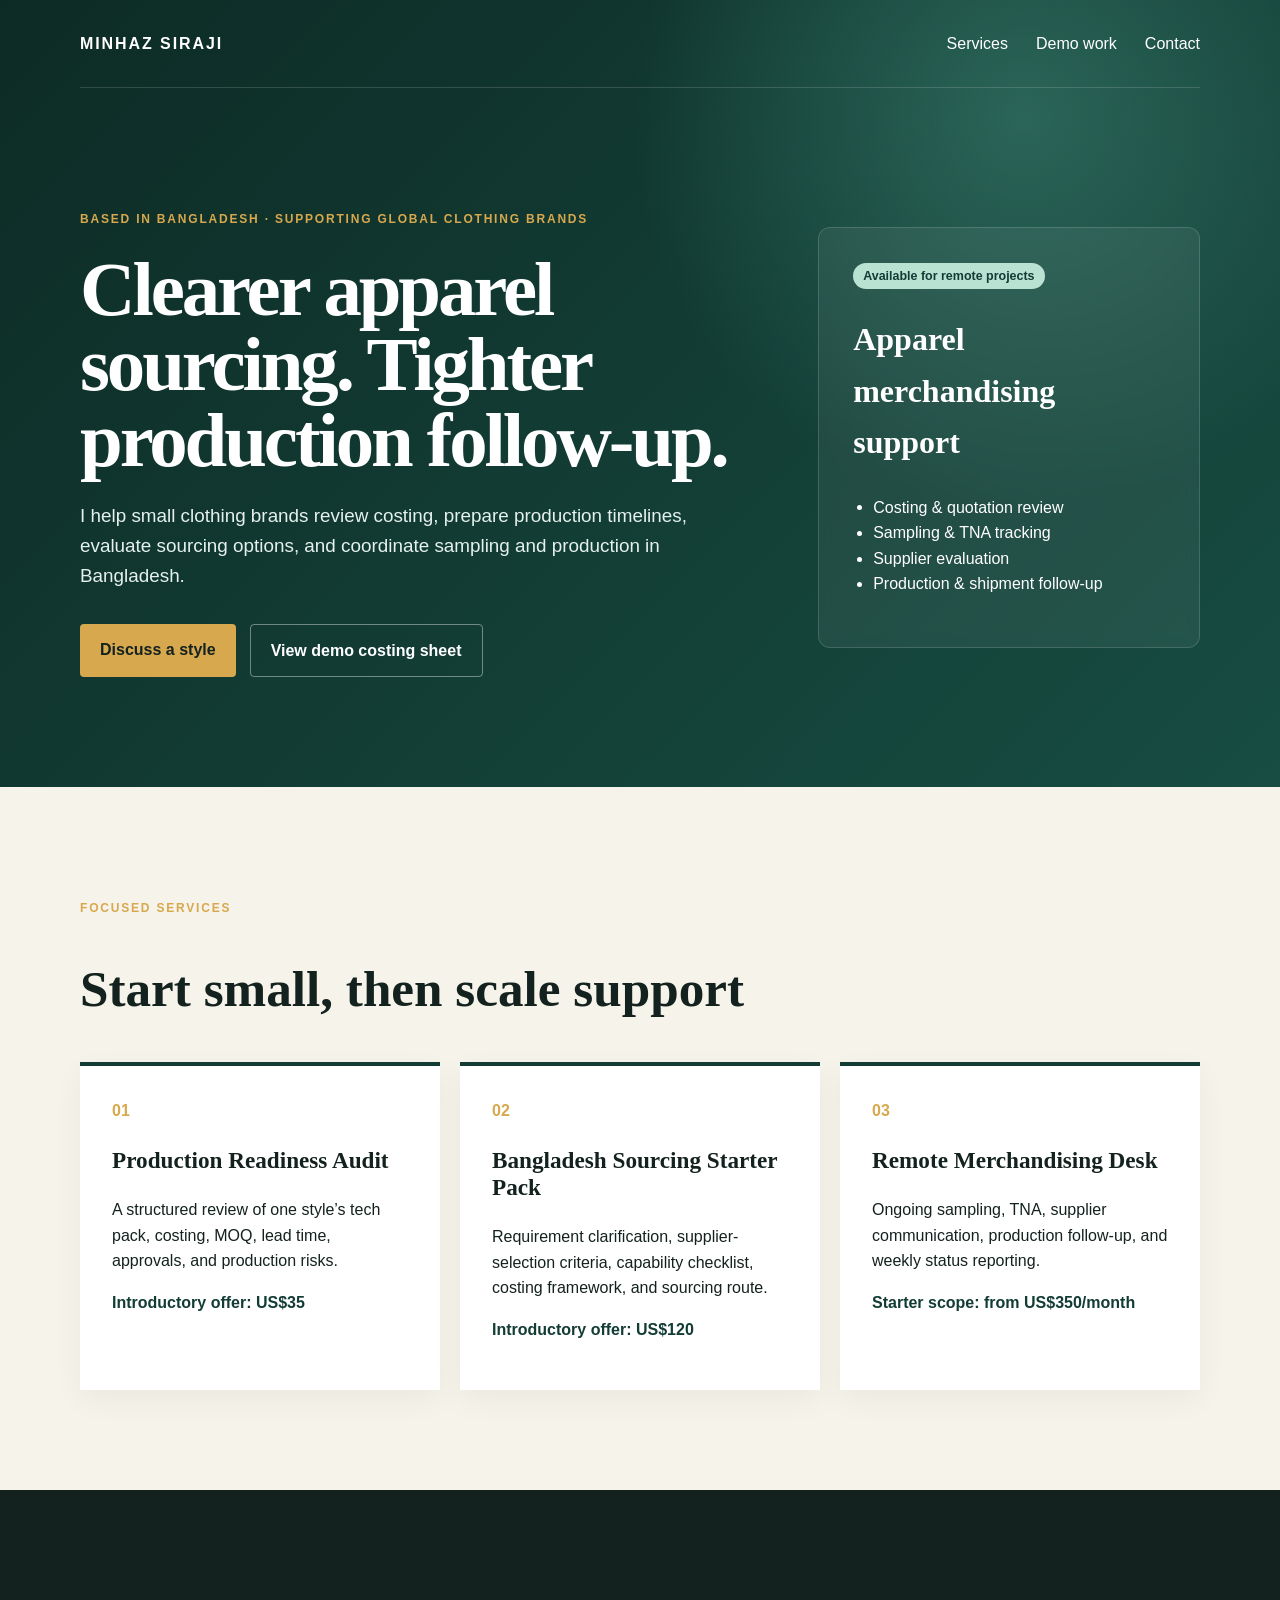
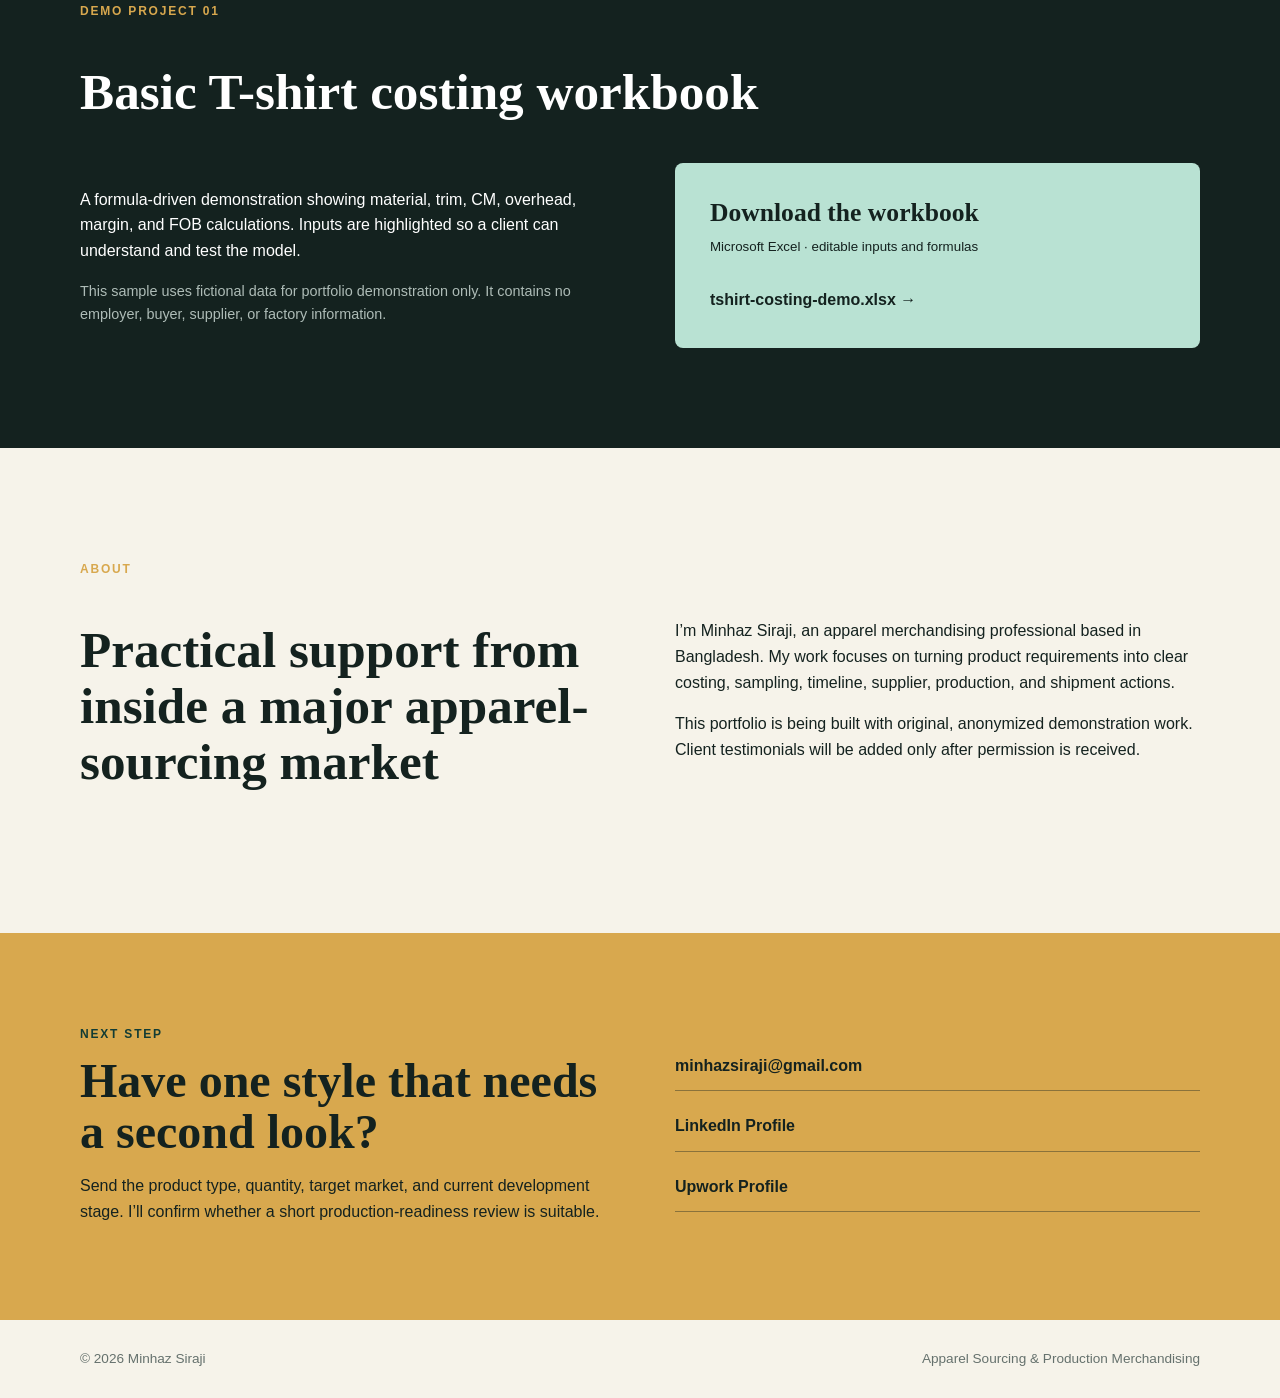
<file: index.html>
<!doctype html>
<html lang="en">
<head>
  <meta charset="utf-8">
  <meta name="viewport" content="width=device-width, initial-scale=1">
  <meta name="description" content="Bangladesh apparel sourcing and production merchandising support for small clothing brands.">
  <title>Minhaz Siraji | Apparel Sourcing & Merchandising</title>
  <link rel="stylesheet" href="styles.css">
</head>
<body>
  <header class="hero">
    <nav class="nav wrap" aria-label="Main navigation">
      <a class="brand" href="#top">MINHAZ SIRAJI</a>
      <div class="links"><a href="#services">Services</a><a href="#work">Demo work</a><a href="#contact">Contact</a></div>
    </nav>
    <main id="top" class="wrap hero-grid">
      <div>
        <p class="eyebrow">Based in Bangladesh · Supporting global clothing brands</p>
        <h1>Clearer apparel sourcing. Tighter production follow-up.</h1>
        <p class="intro">I help small clothing brands review costing, prepare production timelines, evaluate sourcing options, and coordinate sampling and production in Bangladesh.</p>
        <div class="actions"><a class="button primary" href="#contact">Discuss a style</a><a class="button secondary" href="demo-projects/tshirt-costing-demo.xlsx">View demo costing sheet</a></div>
      </div>
      <aside class="profile-card">
        <span class="status">Available for remote projects</span>
        <h2>Apparel merchandising support</h2>
        <ul><li>Costing & quotation review</li><li>Sampling & TNA tracking</li><li>Supplier evaluation</li><li>Production & shipment follow-up</li></ul>
      </aside>
    </main>
  </header>

  <section id="services" class="wrap section">
    <p class="eyebrow">Focused services</p><h2>Start small, then scale support</h2>
    <div class="cards">
      <article><span>01</span><h3>Production Readiness Audit</h3><p>A structured review of one style’s tech pack, costing, MOQ, lead time, approvals, and production risks.</p><p class="price">Introductory offer: US$35</p></article>
      <article><span>02</span><h3>Bangladesh Sourcing Starter Pack</h3><p>Requirement clarification, supplier-selection criteria, capability checklist, costing framework, and sourcing route.</p><p class="price">Introductory offer: US$120</p></article>
      <article><span>03</span><h3>Remote Merchandising Desk</h3><p>Ongoing sampling, TNA, supplier communication, production follow-up, and weekly status reporting.</p><p class="price">Starter scope: from US$350/month</p></article>
    </div>
  </section>

  <section id="work" class="section dark">
    <div class="wrap">
      <p class="eyebrow">Demo project 01</p><h2>Basic T-shirt costing workbook</h2>
      <div class="work-grid"><div><p>A formula-driven demonstration showing material, trim, CM, overhead, margin, and FOB calculations. Inputs are highlighted so a client can understand and test the model.</p><p class="disclaimer">This sample uses fictional data for portfolio demonstration only. It contains no employer, buyer, supplier, or factory information.</p></div><a class="file-card" href="demo-projects/tshirt-costing-demo.xlsx"><strong>Download the workbook</strong><small>Microsoft Excel · editable inputs and formulas</small><span>tshirt-costing-demo.xlsx →</span></a></div>
    </div>
  </section>

  <section class="wrap section about">
    <div><p class="eyebrow">About</p><h2>Practical support from inside a major apparel-sourcing market</h2></div>
    <div><p>I’m Minhaz Siraji, an apparel merchandising professional based in Bangladesh. My work focuses on turning product requirements into clear costing, sampling, timeline, supplier, production, and shipment actions.</p><p>This portfolio is being built with original, anonymized demonstration work. Client testimonials will be added only after permission is received.</p></div>
  </section>

  <section id="contact" class="contact"><div class="wrap contact-inner"><div><p class="eyebrow">Next step</p><h2>Have one style that needs a second look?</h2><p>Send the product type, quantity, target market, and current development stage. I’ll confirm whether a short production-readiness review is suitable.</p></div><div class="contact-links"><a href="mailto:minhazsiraji@gmail.com">
  minhazsiraji@gmail.com
</a>

<a
  href="https://www.linkedin.com/in/minhaz-siraji-466114107/"
  target="_blank"
  rel="noopener noreferrer"
>
  LinkedIn Profile
</a>

<a
  href="https://www.upwork.com/freelancers/~01ebd9c6b1f3404916"
  target="_blank"
  rel="noopener noreferrer"
>
  Upwork Profile
</a></div></div></section>
  <footer class="wrap footer"><span>© 2026 Minhaz Siraji</span><span>Apparel Sourcing & Production Merchandising</span></footer>
</body>
</html>
</file>
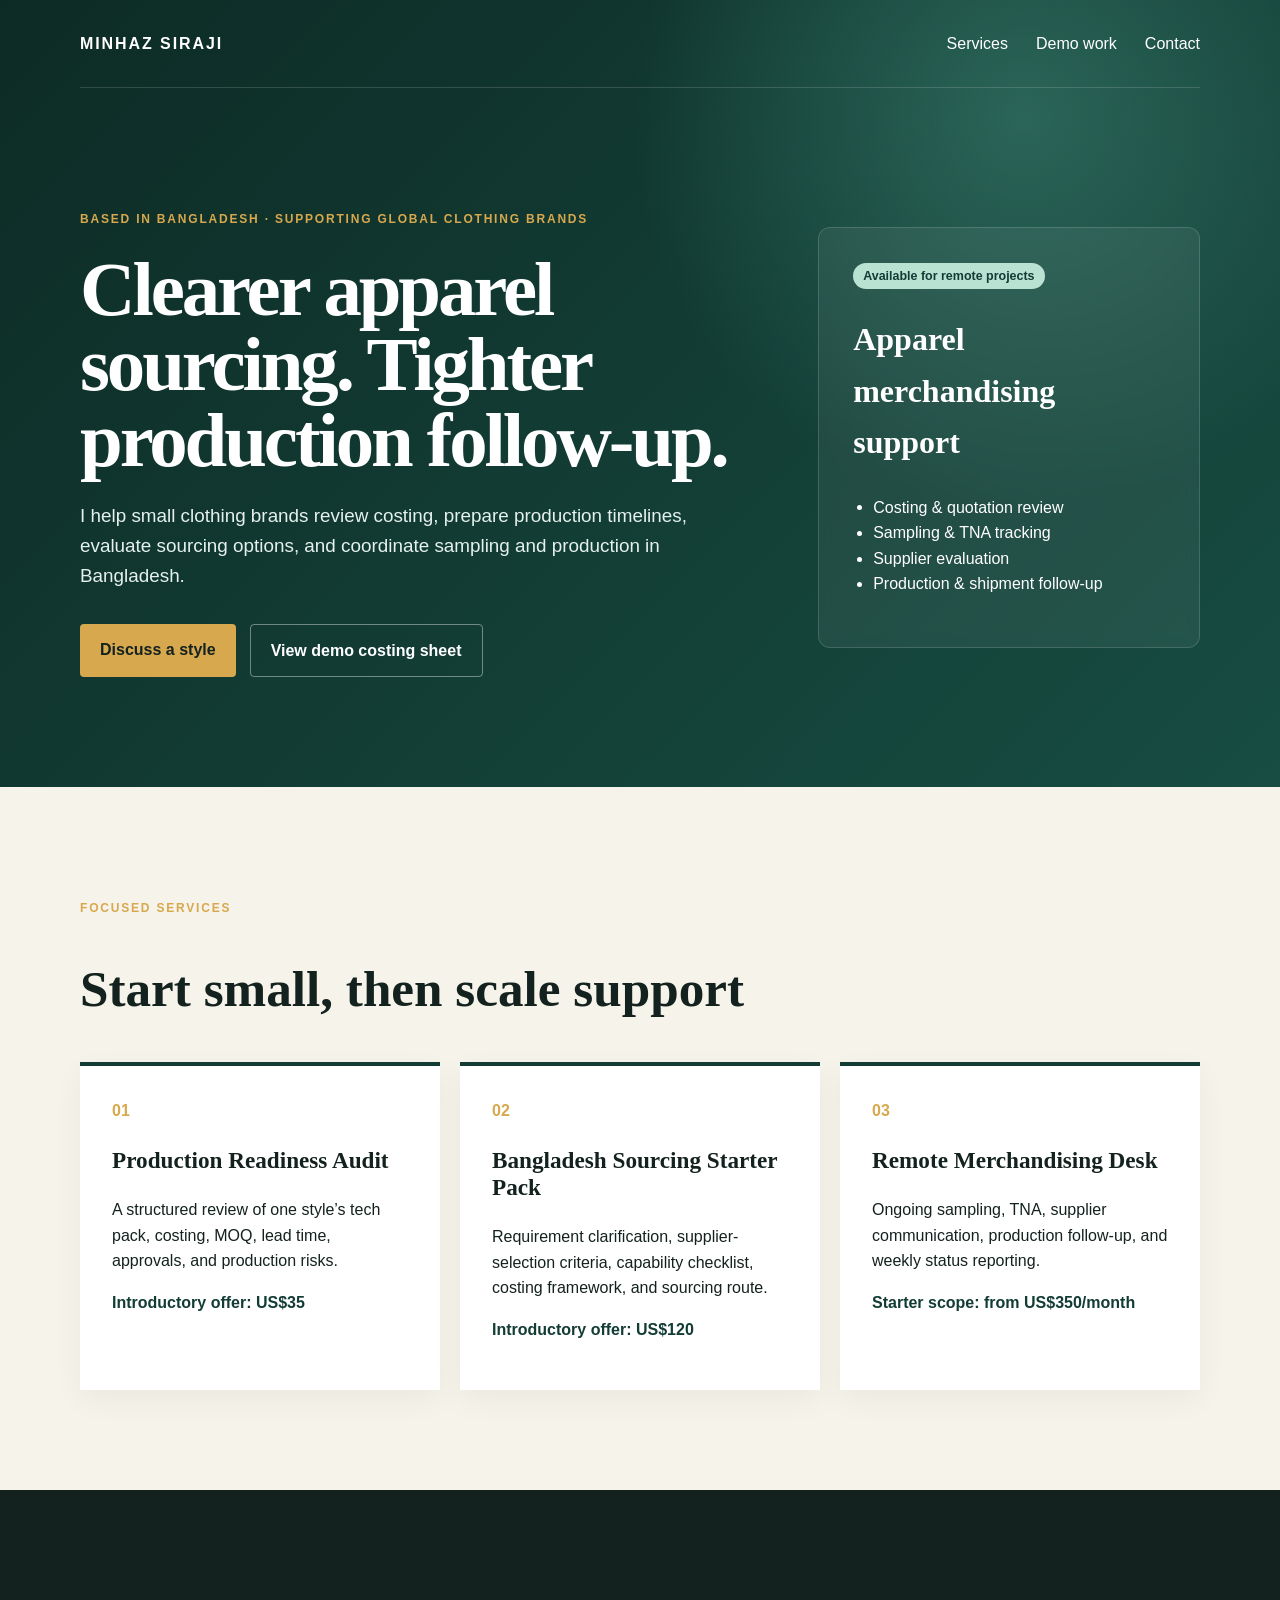
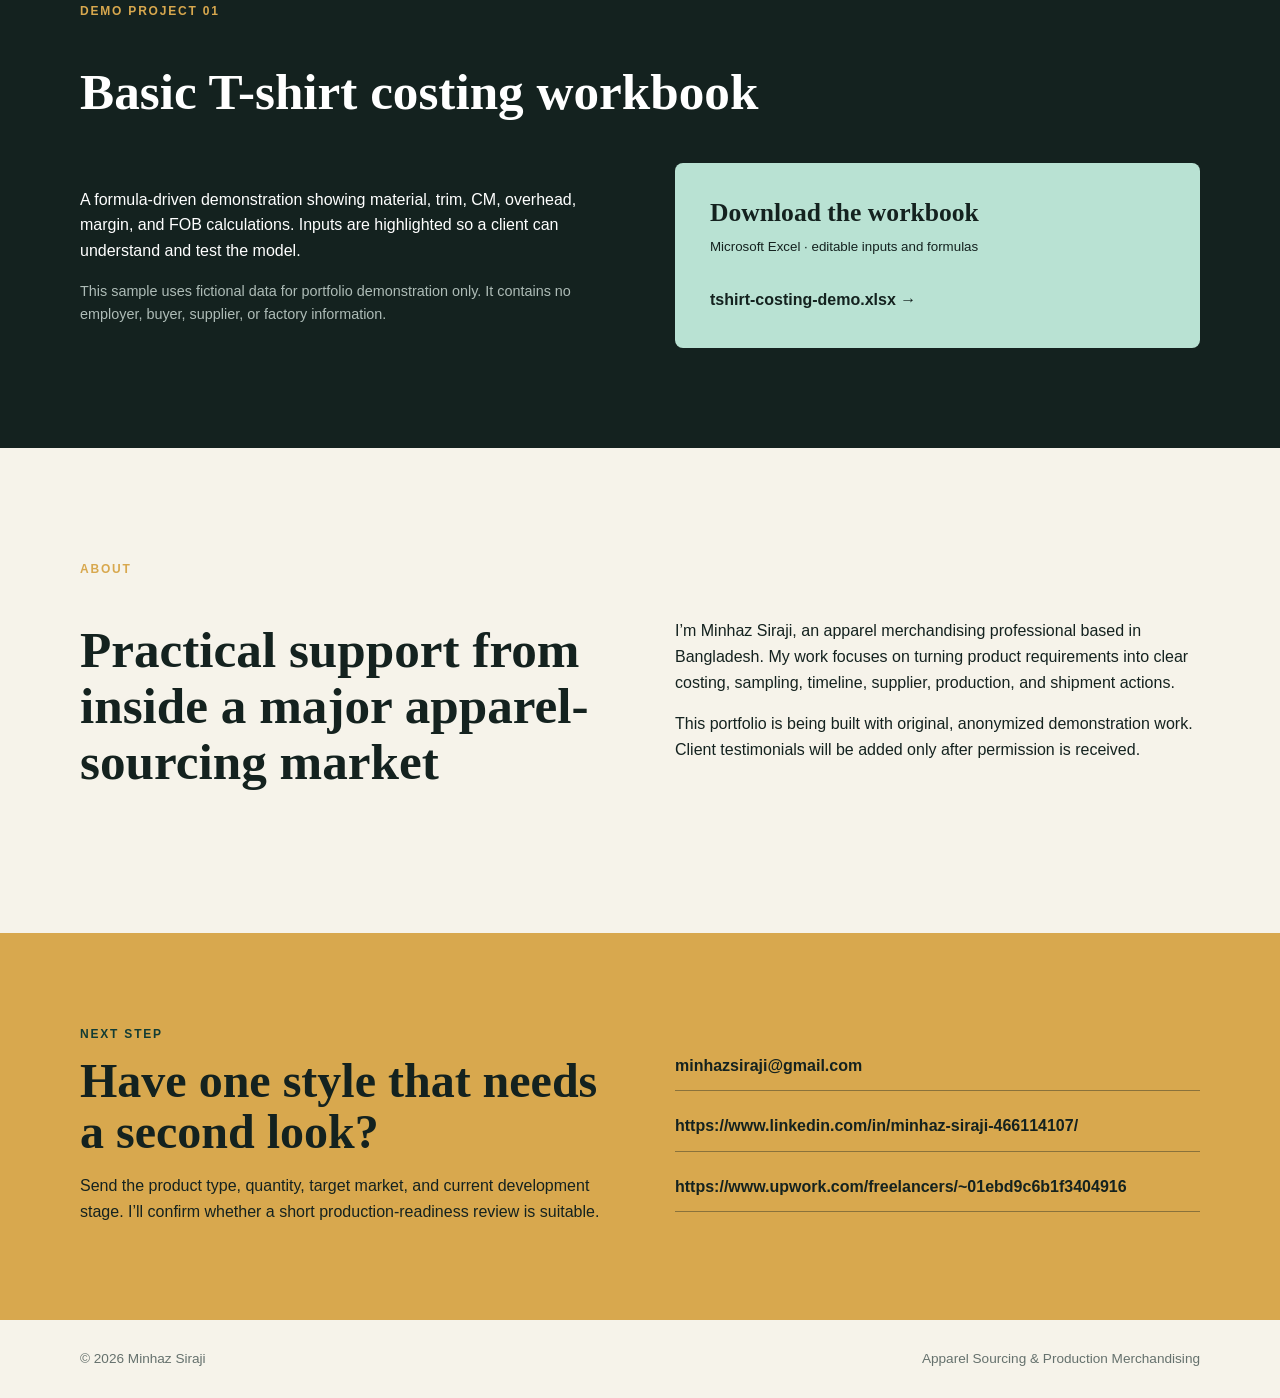
<file: minhaz-day1-portfolio/index.html>
<!doctype html>
<html lang="en">
<head>
  <meta charset="utf-8">
  <meta name="viewport" content="width=device-width, initial-scale=1">
  <meta name="description" content="Bangladesh apparel sourcing and production merchandising support for small clothing brands.">
  <title>Minhaz Siraji | Apparel Sourcing & Merchandising</title>
  <link rel="stylesheet" href="styles.css">
</head>
<body>
  <header class="hero">
    <nav class="nav wrap" aria-label="Main navigation">
      <a class="brand" href="#top">MINHAZ SIRAJI</a>
      <div class="links"><a href="#services">Services</a><a href="#work">Demo work</a><a href="#contact">Contact</a></div>
    </nav>
    <main id="top" class="wrap hero-grid">
      <div>
        <p class="eyebrow">Based in Bangladesh · Supporting global clothing brands</p>
        <h1>Clearer apparel sourcing. Tighter production follow-up.</h1>
        <p class="intro">I help small clothing brands review costing, prepare production timelines, evaluate sourcing options, and coordinate sampling and production in Bangladesh.</p>
        <div class="actions"><a class="button primary" href="#contact">Discuss a style</a><a class="button secondary" href="demo-projects/tshirt-costing-demo.xlsx">View demo costing sheet</a></div>
      </div>
      <aside class="profile-card">
        <span class="status">Available for remote projects</span>
        <h2>Apparel merchandising support</h2>
        <ul><li>Costing & quotation review</li><li>Sampling & TNA tracking</li><li>Supplier evaluation</li><li>Production & shipment follow-up</li></ul>
      </aside>
    </main>
  </header>

  <section id="services" class="wrap section">
    <p class="eyebrow">Focused services</p><h2>Start small, then scale support</h2>
    <div class="cards">
      <article><span>01</span><h3>Production Readiness Audit</h3><p>A structured review of one style’s tech pack, costing, MOQ, lead time, approvals, and production risks.</p><p class="price">Introductory offer: US$35</p></article>
      <article><span>02</span><h3>Bangladesh Sourcing Starter Pack</h3><p>Requirement clarification, supplier-selection criteria, capability checklist, costing framework, and sourcing route.</p><p class="price">Introductory offer: US$120</p></article>
      <article><span>03</span><h3>Remote Merchandising Desk</h3><p>Ongoing sampling, TNA, supplier communication, production follow-up, and weekly status reporting.</p><p class="price">Starter scope: from US$350/month</p></article>
    </div>
  </section>

  <section id="work" class="section dark">
    <div class="wrap">
      <p class="eyebrow">Demo project 01</p><h2>Basic T-shirt costing workbook</h2>
      <div class="work-grid"><div><p>A formula-driven demonstration showing material, trim, CM, overhead, margin, and FOB calculations. Inputs are highlighted so a client can understand and test the model.</p><p class="disclaimer">This sample uses fictional data for portfolio demonstration only. It contains no employer, buyer, supplier, or factory information.</p></div><a class="file-card" href="demo-projects/tshirt-costing-demo.xlsx"><strong>Download the workbook</strong><small>Microsoft Excel · editable inputs and formulas</small><span>tshirt-costing-demo.xlsx →</span></a></div>
    </div>
  </section>

  <section class="wrap section about">
    <div><p class="eyebrow">About</p><h2>Practical support from inside a major apparel-sourcing market</h2></div>
    <div><p>I’m Minhaz Siraji, an apparel merchandising professional based in Bangladesh. My work focuses on turning product requirements into clear costing, sampling, timeline, supplier, production, and shipment actions.</p><p>This portfolio is being built with original, anonymized demonstration work. Client testimonials will be added only after permission is received.</p></div>
  </section>

  <section id="contact" class="contact"><div class="wrap contact-inner"><div><p class="eyebrow">Next step</p><h2>Have one style that needs a second look?</h2><p>Send the product type, quantity, target market, and current development stage. I’ll confirm whether a short production-readiness review is suitable.</p></div><div class="contact-links"><a href="mailto:YOUR-PROFESSIONAL-EMAIL@example.com">minhazsiraji@gmail.com</a><a href="YOUR-LINKEDIN-URL">https://www.linkedin.com/in/minhaz-siraji-466114107/</a><a href="YOUR-UPWORK-URL">https://www.upwork.com/freelancers/~01ebd9c6b1f3404916</a></div></div></section>
  <footer class="wrap footer"><span>© 2026 Minhaz Siraji</span><span>Apparel Sourcing & Production Merchandising</span></footer>
</body>
</html>
</file>
<file: styles.css>
:root{--ink:#14221f;--forest:#123c34;--mint:#b9e2d3;--cream:#f6f3ea;--gold:#d8a84e;--white:#fff;--muted:#65716d}*{box-sizing:border-box}html{scroll-behavior:smooth}body{margin:0;color:var(--ink);font-family:Inter,Arial,sans-serif;background:var(--cream);line-height:1.6}.wrap{width:min(1120px,calc(100% - 40px));margin:auto}.hero{min-height:720px;color:white;background:radial-gradient(circle at 80% 15%,#2b6558 0,transparent 32%),linear-gradient(135deg,#0d2b25,#174d42)}.nav{height:88px;display:flex;align-items:center;justify-content:space-between;border-bottom:1px solid #ffffff25}.brand{font-weight:800;letter-spacing:.12em}.links{display:flex;gap:28px}.nav a,.contact a{color:inherit;text-decoration:none}.hero-grid{display:grid;grid-template-columns:1.4fr .8fr;gap:70px;align-items:center;padding:110px 0}.eyebrow{text-transform:uppercase;letter-spacing:.15em;font-size:.75rem;font-weight:800;color:var(--gold)}h1{font-family:Georgia,serif;font-size:clamp(3rem,6vw,5.8rem);line-height:.98;letter-spacing:-.04em;margin:.3em 0}.intro{font-size:1.18rem;max-width:690px;color:#e5f1ed}.actions{display:flex;gap:14px;flex-wrap:wrap;margin-top:32px}.button{display:inline-block;padding:13px 20px;border-radius:4px;text-decoration:none;font-weight:800}.primary{background:var(--gold);color:#14221f}.secondary{border:1px solid #ffffff66;color:white}.profile-card{padding:34px;background:#ffffff10;border:1px solid #ffffff25;border-radius:12px;backdrop-filter:blur(6px)}.profile-card h2{font-family:Georgia,serif;font-size:2rem}.profile-card ul{padding-left:20px}.status{font-size:.78rem;background:var(--mint);color:var(--forest);padding:6px 10px;border-radius:20px;font-weight:800}.section{padding:100px 0}.section h2{font:700 clamp(2rem,4vw,3.5rem)/1.1 Georgia,serif;max-width:760px}.cards{display:grid;grid-template-columns:repeat(3,1fr);gap:20px;margin-top:45px}.cards article{background:white;padding:32px;border-top:4px solid var(--forest);box-shadow:0 10px 30px #10251f0c}.cards article>span{color:var(--gold);font-weight:900}.cards h3{font:700 1.45rem Georgia,serif}.price{font-weight:800;color:var(--forest)}.dark{background:var(--ink);color:white}.work-grid,.about,.contact-inner{display:grid;grid-template-columns:1fr 1fr;gap:70px;align-items:center}.disclaimer{color:#aebcb7;font-size:.9rem}.file-card{display:flex;flex-direction:column;padding:35px;color:var(--ink);background:var(--mint);text-decoration:none;border-radius:8px}.file-card strong{font:700 1.6rem Georgia,serif}.file-card small{margin:8px 0 30px}.file-card span{font-weight:900}.contact{padding:80px 0;background:var(--gold)}.contact .eyebrow{color:var(--forest)}.contact h2{font:700 3rem/1.05 Georgia,serif;margin:.25em 0}.contact-links{display:flex;flex-direction:column;gap:10px}.contact-links a{padding:12px 0;border-bottom:1px solid #14221f66;font-weight:900}.footer{padding:28px 0;display:flex;justify-content:space-between;color:var(--muted);font-size:.85rem}@media(max-width:800px){.links{display:none}.hero{min-height:auto}.hero-grid,.work-grid,.about,.contact-inner{grid-template-columns:1fr;padding-top:70px;padding-bottom:70px}.cards{grid-template-columns:1fr}.section{padding:70px 0}h1{font-size:3.6rem}.footer{gap:10px;flex-direction:column}}
</file>
<file: minhaz-day1-portfolio/styles.css>
:root{--ink:#14221f;--forest:#123c34;--mint:#b9e2d3;--cream:#f6f3ea;--gold:#d8a84e;--white:#fff;--muted:#65716d}*{box-sizing:border-box}html{scroll-behavior:smooth}body{margin:0;color:var(--ink);font-family:Inter,Arial,sans-serif;background:var(--cream);line-height:1.6}.wrap{width:min(1120px,calc(100% - 40px));margin:auto}.hero{min-height:720px;color:white;background:radial-gradient(circle at 80% 15%,#2b6558 0,transparent 32%),linear-gradient(135deg,#0d2b25,#174d42)}.nav{height:88px;display:flex;align-items:center;justify-content:space-between;border-bottom:1px solid #ffffff25}.brand{font-weight:800;letter-spacing:.12em}.links{display:flex;gap:28px}.nav a,.contact a{color:inherit;text-decoration:none}.hero-grid{display:grid;grid-template-columns:1.4fr .8fr;gap:70px;align-items:center;padding:110px 0}.eyebrow{text-transform:uppercase;letter-spacing:.15em;font-size:.75rem;font-weight:800;color:var(--gold)}h1{font-family:Georgia,serif;font-size:clamp(3rem,6vw,5.8rem);line-height:.98;letter-spacing:-.04em;margin:.3em 0}.intro{font-size:1.18rem;max-width:690px;color:#e5f1ed}.actions{display:flex;gap:14px;flex-wrap:wrap;margin-top:32px}.button{display:inline-block;padding:13px 20px;border-radius:4px;text-decoration:none;font-weight:800}.primary{background:var(--gold);color:#14221f}.secondary{border:1px solid #ffffff66;color:white}.profile-card{padding:34px;background:#ffffff10;border:1px solid #ffffff25;border-radius:12px;backdrop-filter:blur(6px)}.profile-card h2{font-family:Georgia,serif;font-size:2rem}.profile-card ul{padding-left:20px}.status{font-size:.78rem;background:var(--mint);color:var(--forest);padding:6px 10px;border-radius:20px;font-weight:800}.section{padding:100px 0}.section h2{font:700 clamp(2rem,4vw,3.5rem)/1.1 Georgia,serif;max-width:760px}.cards{display:grid;grid-template-columns:repeat(3,1fr);gap:20px;margin-top:45px}.cards article{background:white;padding:32px;border-top:4px solid var(--forest);box-shadow:0 10px 30px #10251f0c}.cards article>span{color:var(--gold);font-weight:900}.cards h3{font:700 1.45rem Georgia,serif}.price{font-weight:800;color:var(--forest)}.dark{background:var(--ink);color:white}.work-grid,.about,.contact-inner{display:grid;grid-template-columns:1fr 1fr;gap:70px;align-items:center}.disclaimer{color:#aebcb7;font-size:.9rem}.file-card{display:flex;flex-direction:column;padding:35px;color:var(--ink);background:var(--mint);text-decoration:none;border-radius:8px}.file-card strong{font:700 1.6rem Georgia,serif}.file-card small{margin:8px 0 30px}.file-card span{font-weight:900}.contact{padding:80px 0;background:var(--gold)}.contact .eyebrow{color:var(--forest)}.contact h2{font:700 3rem/1.05 Georgia,serif;margin:.25em 0}.contact-links{display:flex;flex-direction:column;gap:10px}.contact-links a{padding:12px 0;border-bottom:1px solid #14221f66;font-weight:900}.footer{padding:28px 0;display:flex;justify-content:space-between;color:var(--muted);font-size:.85rem}@media(max-width:800px){.links{display:none}.hero{min-height:auto}.hero-grid,.work-grid,.about,.contact-inner{grid-template-columns:1fr;padding-top:70px;padding-bottom:70px}.cards{grid-template-columns:1fr}.section{padding:70px 0}h1{font-size:3.6rem}.footer{gap:10px;flex-direction:column}}
</file>
